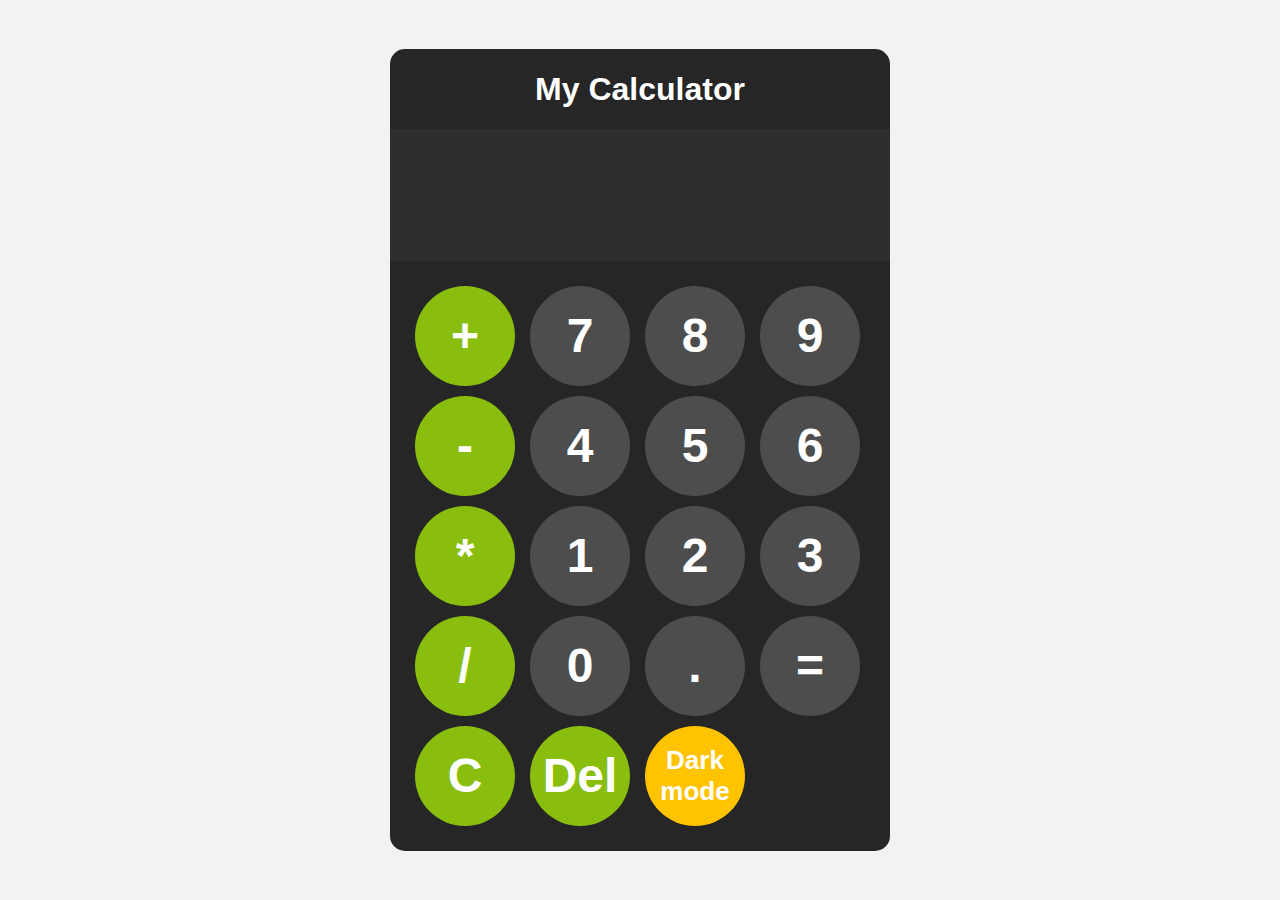
<file: Calculator/index.html>
<!DOCTYPE html>
<html lang="en">
<head>
    <meta charset="UTF-8">
    <meta name="viewport" content="width=device-width, initial-scale=1.0">
    <title>Calculator</title>
    <link rel="stylesheet" href="styles.css">
    <link rel="shortcut icon" href="calcu-logo.png" type="image/x-icon">  
</head>
<body>

  
    <div id="calculator">
    <h1 class="calculator-title">My Calculator</h1>
       <input id="display" readonly>
       <div id="keys">
        <button onclick="appendToDisplay('+')" class="operator-btn">+</button>
        <button onclick="appendToDisplay('7')">7</button>
        <button onclick="appendToDisplay('8')">8</button>
        <button onclick="appendToDisplay('9')">9</button>
        <button onclick="appendToDisplay('-')" class="operator-btn">-</button>
        <button onclick="appendToDisplay('4')">4</button>
        <button onclick="appendToDisplay('5')">5</button>
        <button onclick="appendToDisplay('6')">6</button>
        <button onclick="appendToDisplay('*')" class="operator-btn">*</button>
        <button onclick="appendToDisplay('1')">1</button>
        <button onclick="appendToDisplay('2')">2</button>
        <button onclick="appendToDisplay('3')">3</button>
        <button onclick="appendToDisplay('/')" class="operator-btn">/</button>
        <button onclick="appendToDisplay('0')">0</button>
        <button onclick="appendToDisplay('.')">.</button>
        <button onclick="calculate()">=</button>
        <button onclick="clearDisplay()" class="operator-btn">C</button>
        <button onclick="deleteNumber()" class="operator-btn">Del</button>
        <button onclick="goDarkmode()" class="darkmode-btn">Dark<br>mode</button>
       </div>
    </div>

    <script src="script.js"></script>
    
</body>
</html>
</file>
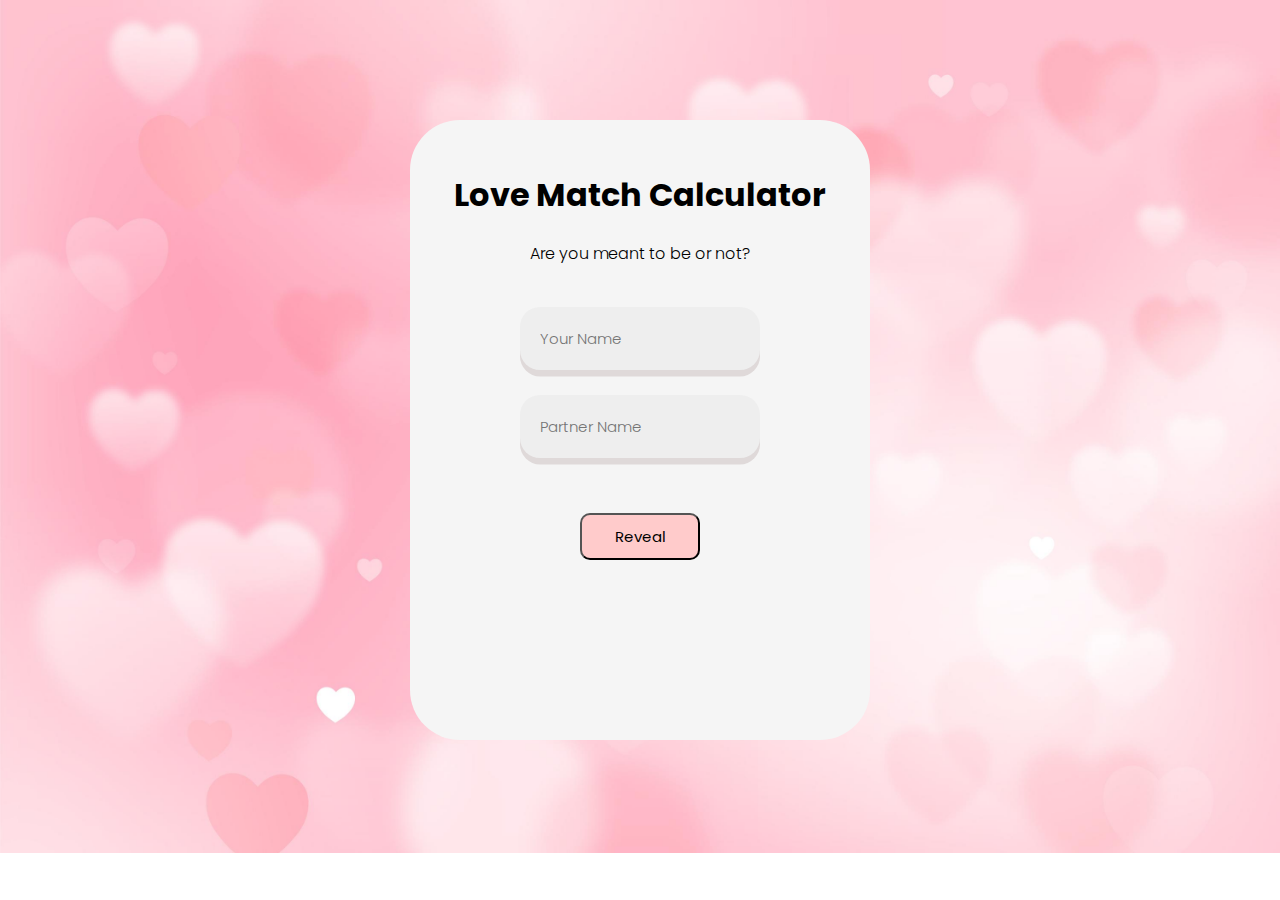
<file: Love Match Calculator/index.html>
<!DOCTYPE html>
<html lang="en">
<head>
    <meta charset="UTF-8">
    <meta name="viewport" content="width=device-width, initial-scale=1.0">
    <title>Love Match Calculator</title>
    <link rel="stylesheet" href="style.css">
    <link rel="shortcut icon" href="favicon.png" type="image/x-icon">  
    <link href="https://fonts.googleapis.com/css2?family=Jost:ital,wght@0,100..900;1,100..900&family=Pixelify+Sans:wght@400..700&family=Poppins:ital,wght@0,100;0,200;0,300;0,400;0,500;0,600;0,700;0,800;0,900;1,100;1,200;1,300;1,400;1,500;1,600;1,700;1,800;1,900&family=Signika:wght,GRAD@300..700,-20&display=swap" rel="stylesheet">
    <script src="script.js"></script>
</head>

<body>
    <div id="content-box">
         <h1> Love Match Calculator </h1>
         <p> Are you meant to be or not? </p>
         <br>
         <label for="your-name"></label>
         <input type="text" id="your-name" name="your-name" placeholder="Your Name"><br><br>
         <label for="crush-name"></label>
         <input type="text" id="crush-name" name="crush-name" placeholder="Partner Name"><br><br>
    
         <button id="calculate"> Reveal </button> 

         <h2 id="result-message"></h2>
         <p id="result-percentage"></p>
    </div> 
</body>
</html>
</file>
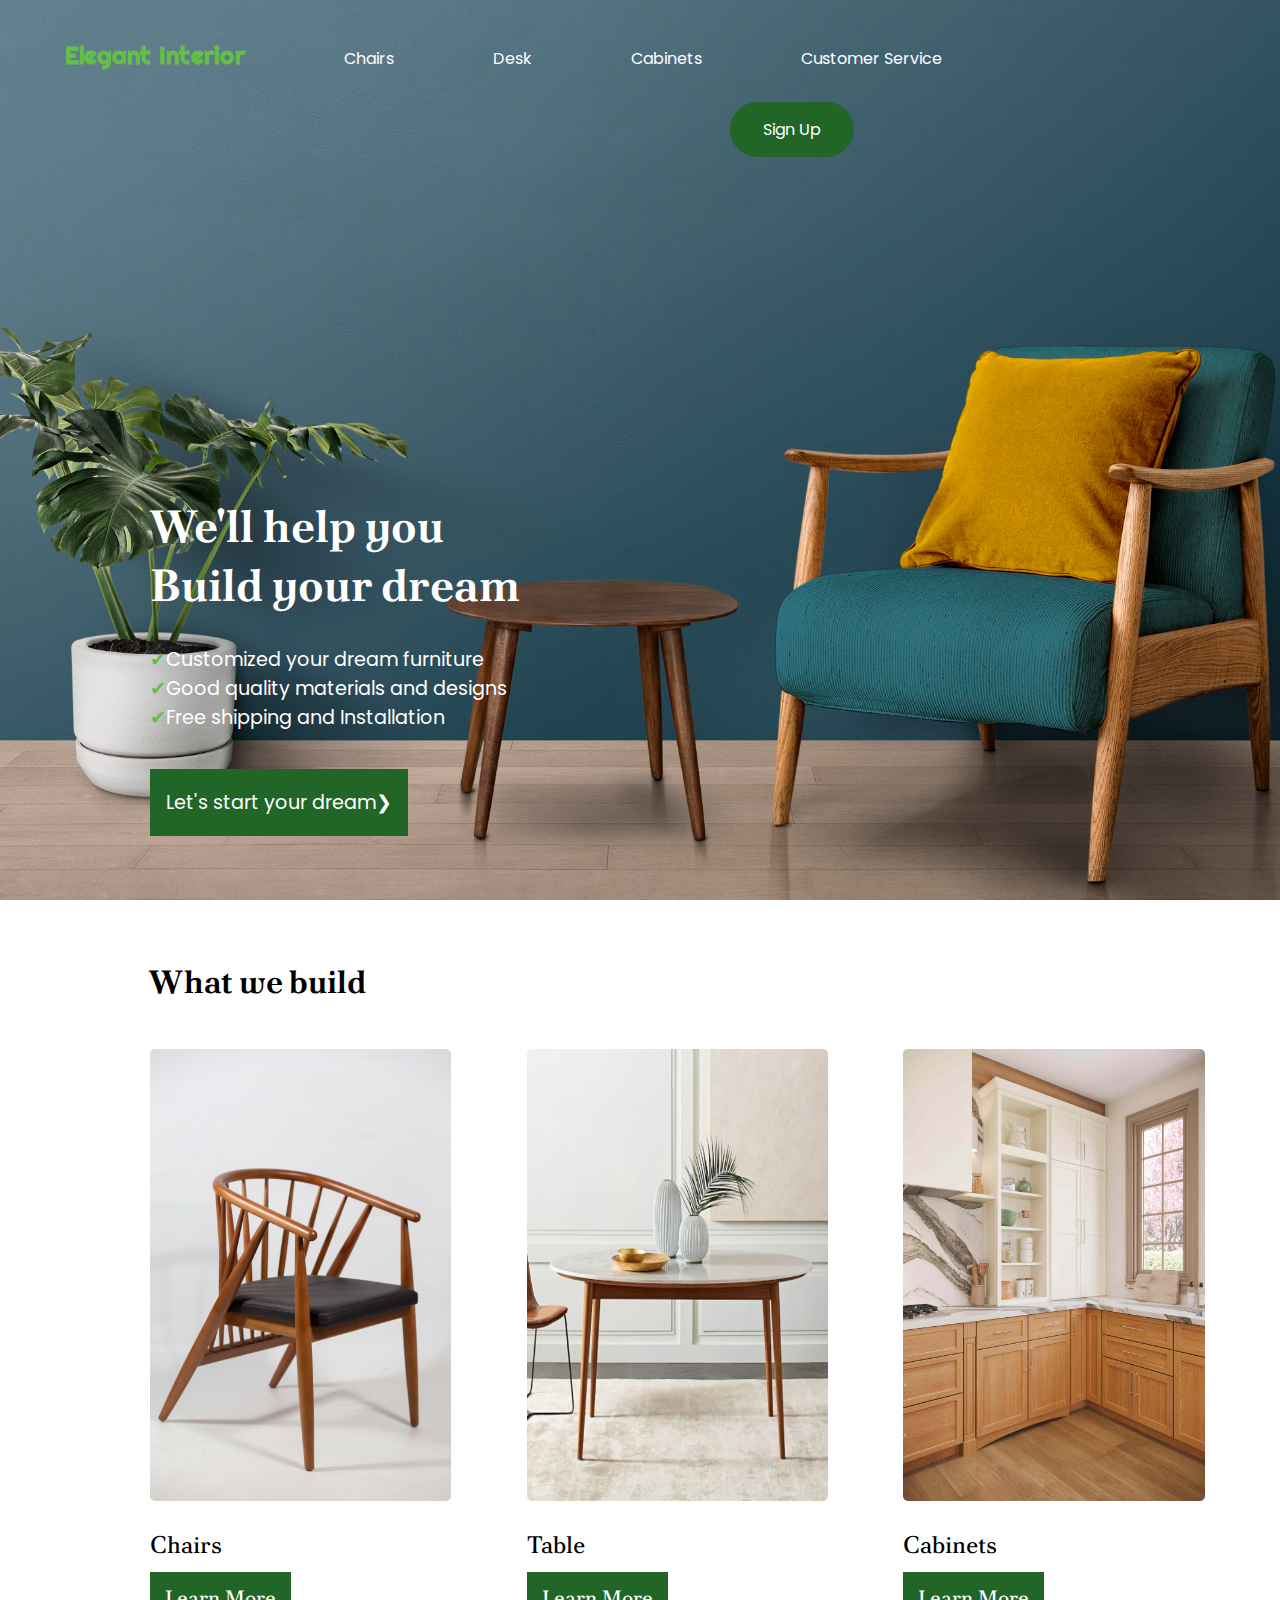
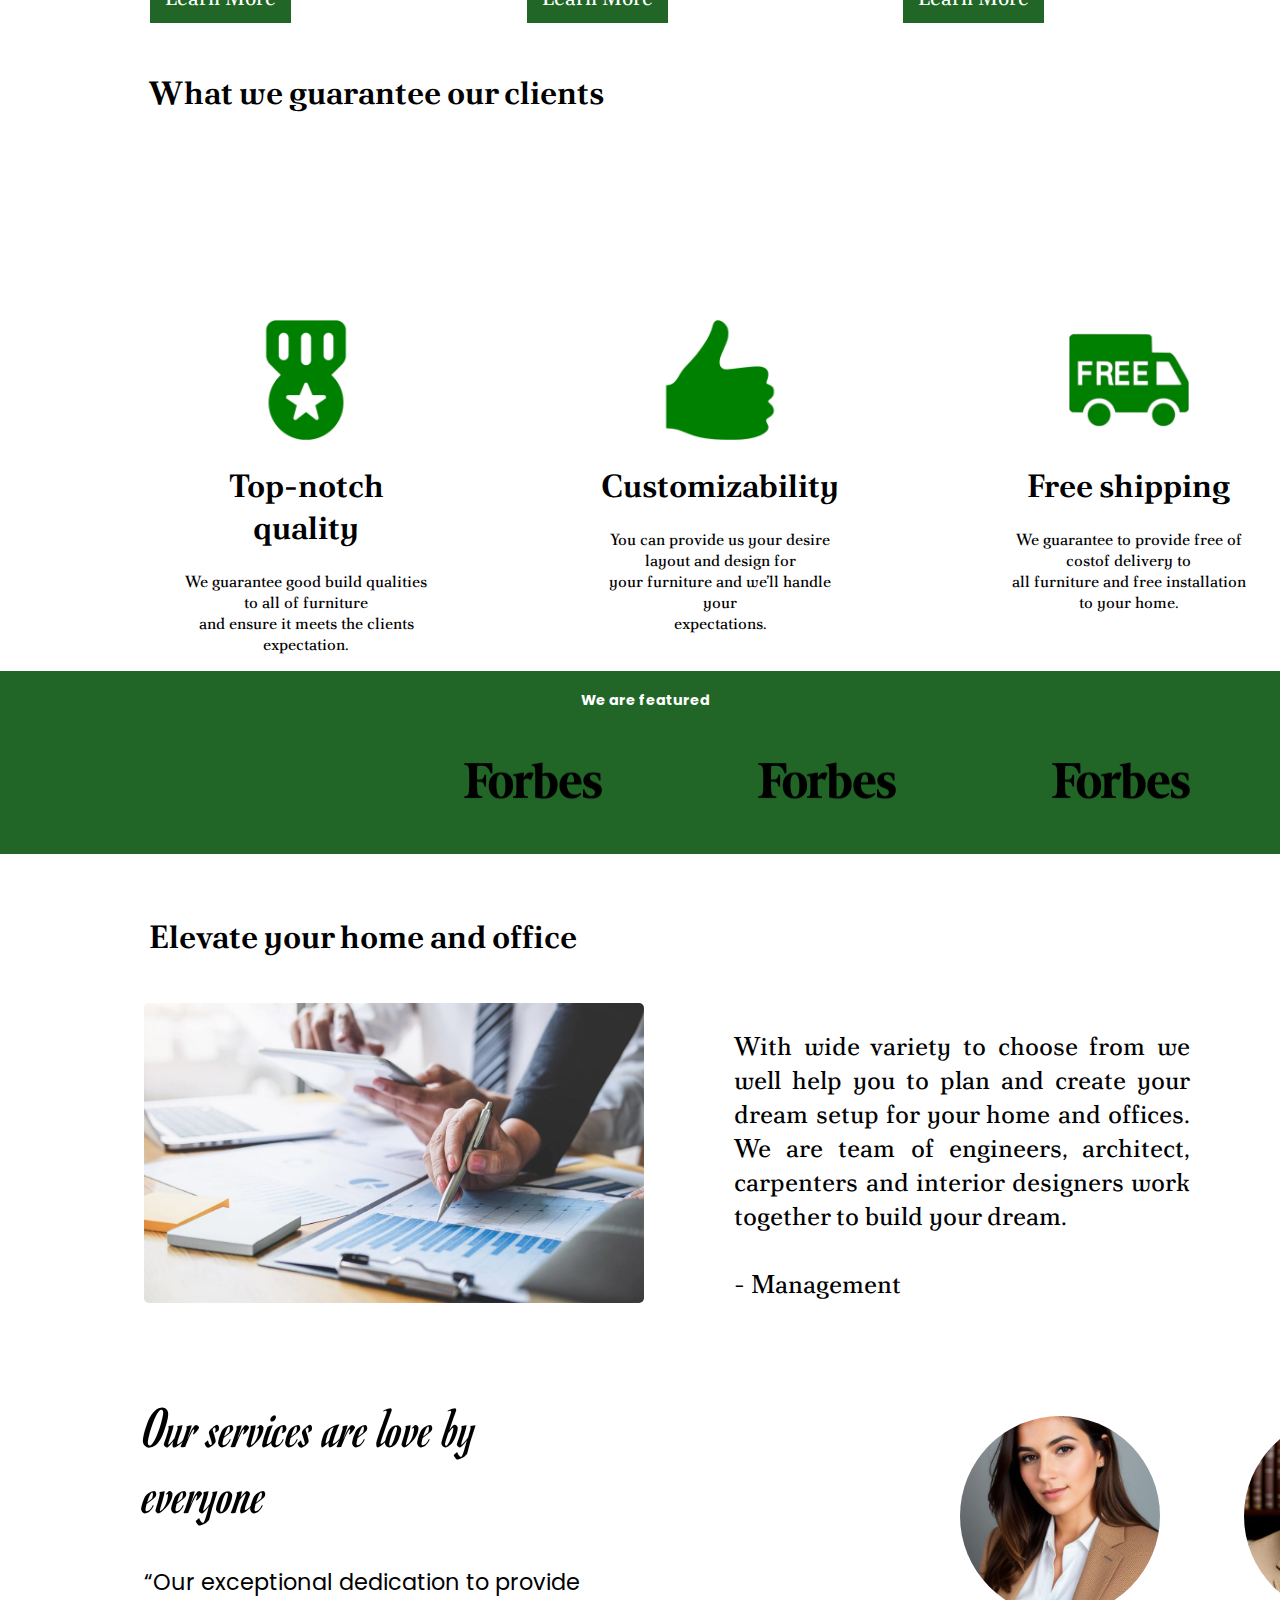
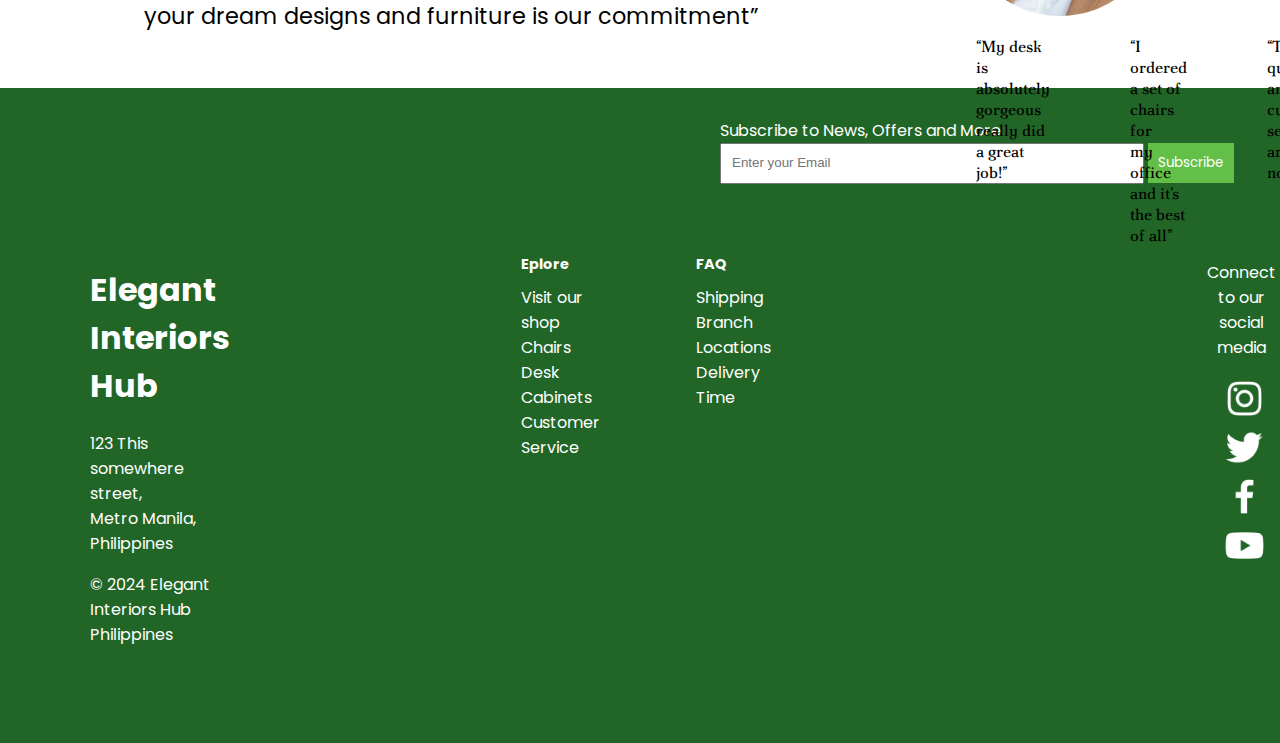
<file: Product Landing Page Website/index.html>
<!DOCTYPE html>
<html>
    <head>
      <title>Elegant Interior Landing Page</title>
      <link rel="stylesheet" href="styles.css">
    </head>
  <body>
  
    <section class="home" id="home">
      <nav>
        <a href="#"><h1 class="logo">Elegant Interior</h1></a>
        <a href="#">Chairs</a>
        <a href="#">Desk</a>
        <a href="#">Cabinets</a>
        <a href="#">Customer Service</a>
        <a href="#" class="signup-button">Sign Up</a>
      </nav>

      <div class="wrapper">
          <h1 class="title">We'll help you<br>
          Build your dream
          </h1> 
           <p class="description">
             <span class="check">&#10004</span>Customized your dream furniture<br>
             <span class="check">&#10004</span>Good quality materials and designs<br>
             <span class="check">&#10004</span>Free shipping and Installation
           </p><br><br>
         <a href="#second-page" class="start-link">Let's start your dream<span>&#10095</span></a>   
      </div> 
    </section>

    <section class="second-page" id="second-page">
    
           <h1 class="heading-one">What we build</h1>
       <div class="container">
              <div class="content-one">
                  <img src="img-1.jpg" alt="chair">
                  <p class="txt-one">Chairs</p><a href="#" class="btn-one">Learn More</a>
              </div> 
          
              <div class="content-one">
                  <img src="img-2.jpg" alt="table">
                  <p class="txt-one">Table</p><a href="#" class="btn-one">Learn More</a>
              </div>
          
              <div class="content-one">
                  <img src="img-3.jpg" alt="cabinets">
                  <p class="txt-one">Cabinets</p><a href="#" class="btn-one">Learn More</a>
              </div>
       </div>
            
             <h1 class="heading-one">What we guarantee our clients</h1>
       <div class="container-two">
          <div class="container-group">
             <img src="img-4.png" id="image" style="width:120px;  height:120px;">
             <h1 id="text">Top-notch quality</h1>
             <p id="parag">We guarantee good build qualities to all of furniture <br>and ensure it meets the clients expectation.</p>
          </div>
          
          <div class="container-group">
            <img src="img-5.png" id="image" style="width:120px;  height:120px;">
            <h1 id="text">Customizability</h1>
            <p id="parag">You can provide us your desire layout and design for<br>your furniture and we’ll handle your<br> expectations.</p>
          </div>

         <div class="container-group">
           <img src="img-6.png" id="image" style="width:120px;  height:120px;">
           <h1 id="text">Free shipping</h1>
           <p id="parag">We guarantee to provide free of costof delivery to <br>all furniture and free installation to your home.</p>
         </div>
       </div>

    <div class="banner">
          <h1 class="banner-title">We are featured</h1>
        <div class="img-group">
          <div class="banner-images" >
             <img src="img-7.png" style="width: 150px; height: auto;">
          </div>

          <div class="banner-images" >
            <img src="img-7.png" style="width: 150px; height: auto;">
          </div>

          <div class="banner-images" >
            <img src="img-7.png" style="width: 150px; height: auto;">
          </div>

          <div class="banner-images" >
            <img src="img-7.png" style="width: 150px; height: auto;">
          </div>
       </div>
     </div>

            <h1 class="heading-one">Elevate your home and office</h1>
      <div class="container-three">
           <div class="content">
             <img src="img-11.jpg" style="width: 500px; height:300px;">
             <p id="content-text">With wide variety to choose from we well help you to plan and create your dream setup for your home and offices. 
             We are team of engineers, architect, carpenters  and interior designers work together to build your dream.<br><br>- Management
             </p>
           </div>
           
          <div class="cont">
            <h1 id="cont-head">Our services are love by<br>everyone</h1>
            <p id="cont-text">“Our exceptional dedication to provide<br>your dream designs and furniture is our commitment”</p>
          </div>
      </div>

      <div class="images-group">
        <div class="images">
          <img src="img-12.jpg" style="height: 200px; width: 200px;"> 
          <img src="img-13.jpg" style="height: 200px; width: 200px;">  
          <img src="img-14.jpg" style="height: 200px; width: 200px;">      
        </div>
      </div>

      <div class="text-group">
        <div class="one">
         <p>“My desk is absolutely<br>gorgeous really did a great<br>job!”</p>
        </div>
        <div class="two">
         <p>“I ordered a set of chairs for<br>my office and it’s the best of all”</p>
        </div>
        <div class="three">
         <p>“The quality and customers<br>service are top-notch!</p>
        </div> 
      </div>
    </section>
        
        <footer>
          <div class="form-group">
            <label id="email-label" for="email">Subscribe to News, Offers and More</label><br>
            <input type="email" name="email" id="email" class="form-control" placeholder="Enter your Email">
            <button id="subs-btn">Subscribe</button>
          </div>

          <div class="head-group">
            <div class="group">
                <h1 class="head-title">Elegant Interiors Hub</h1>
                <p class="head-address">123 This somewhere street,<br>
                 Metro Manila, Philippines</p>
                <p class="head-copyright">&copy; 2024 Elegant Interiors Hub Philippines</p>
            </div>
            <div class="nav-link">
              <div class="link-one">
                <h1 class="link-title">Eplore</h1>
                <a href="#">Visit our shop</a>
                <a href="#">Chairs</a>
                <a href="#">Desk</a>
                <a href="#">Cabinets</a>
                <a href="#">Customer Service</a>
              </div>

              <div class="link-two">
                <h1 class="link-title">FAQ</h1>
                <a href="#">Shipping</a>
                <a href="#">Branch Locations</a>
                <a href="#">Delivery Time</a> 
              </div>
            </div>

            <div class="social-link">
                <p class="social-title">Connect to our social media</p>
                <a class="socials" href="#"><img src="instagram.png"style="width:45px; height:45px ;"></a>
                <a class="socials" href="#"><img src="twitter.png"  style="width:45px; height:45px ;"></a>
                <a class="socials" href="#"><img src="facebook.png" style="width:45px; height:45px ;"></a>
                <a class="socials" href="#"><img src="youtube.png"  style="width:45px; height:45px ;"></a>
            </div>
          </div>
        </footer>   
  </body>
</html>
</file>
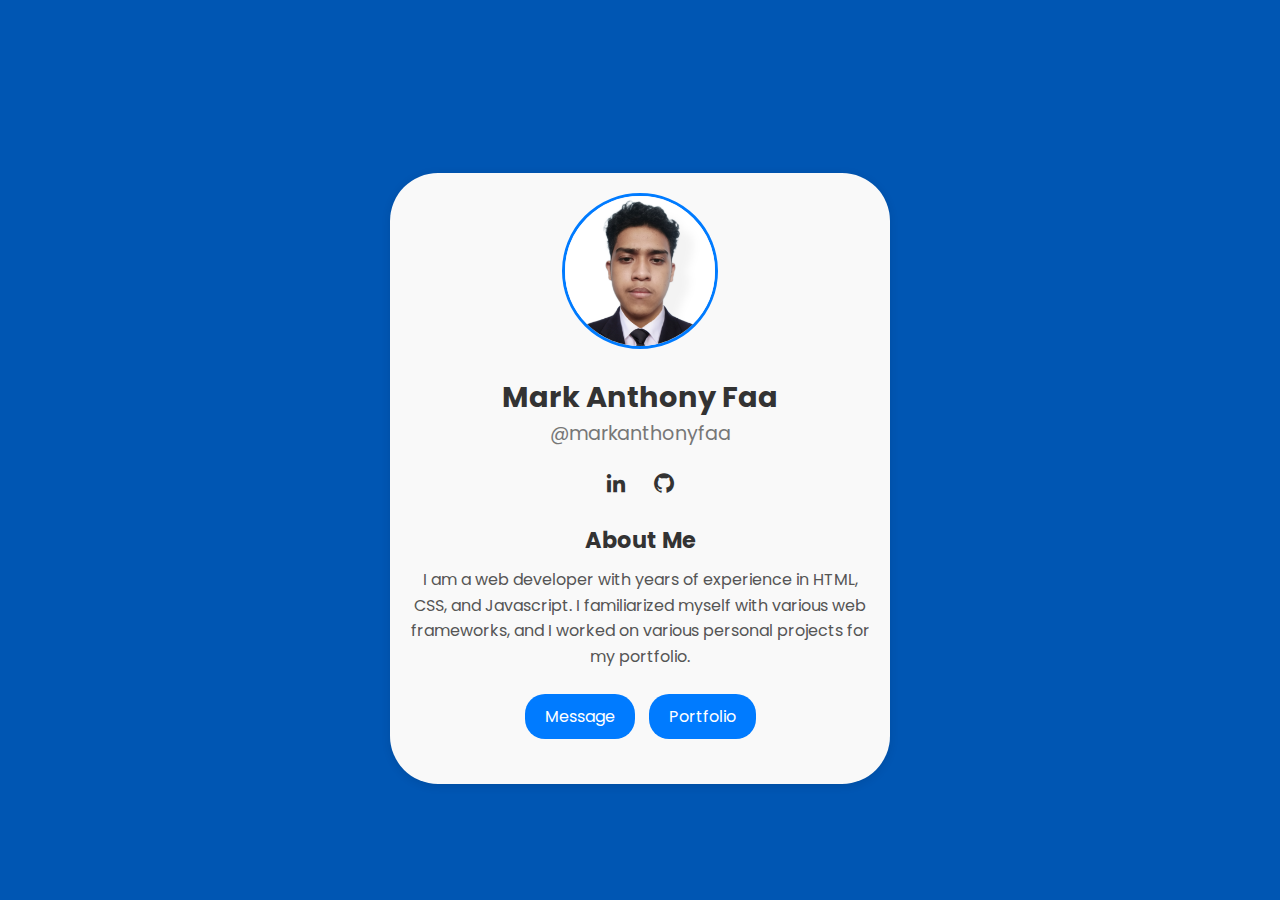
<file: Profile Page/index.html>
<!DOCTYPE html>
<html lang="en">
<head>
    <meta charset="UTF-8">
    <meta name="viewport" content="width=device-width, initial-scale=1.0">
    <title>Profile Card</title>
    <link rel="stylesheet" href="style.css">
    <link href="https://fonts.googleapis.com/css2?family=Jost:ital,wght@0,100..900;1,100..900&family=Pixelify+Sans:wght@400..700&family=Poppins:ital,wght@0,100;0,200;0,300;0,400;0,500;0,600;0,700;0,800;0,900;1,100;1,200;1,300;1,400;1,500;1,600;1,700;1,800;1,900&family=Signika:wght,GRAD@300..700,-20&display=swap" rel="stylesheet">
    <link href='https://unpkg.com/boxicons@2.1.4/css/boxicons.min.css' rel='stylesheet'>
</head>
<body>

  <section class="container">
    <article class="profile">
      <header class="profile-img">
        <img src="img.png" alt="profile-picture">
      </header>
      <div class="name-item">
        <h1>Mark Anthony Faa</h1>
        <p>@markanthonyfaa</p>
      </div>
      <div class="social-icons">
        <a href="https://www.linkedin.com/in/mark-anthony-faa-293556236/" aria-label="LinkedIn profile"><i class='bx bxl-linkedin'></i></a>
        <a href="https://www.github.com/DevMark006" aria-label="GitHub profile"><i class='bx bxl-github'></i></a>
      </div>
      <div class="description">
        <h4>About Me</h4>
        <p>I am a web developer with years of experience in HTML, CSS, and Javascript. 
           I familiarized myself with various web frameworks, and I worked on various personal projects for my portfolio. </p>
      </div>
      <div class="btn-group">
        <a href="#" class="btn">Message</a>
        <a href="#" class="btn">Portfolio</a>
      </div>
    </article>
  </section>
  
</body>
</html>
</file>
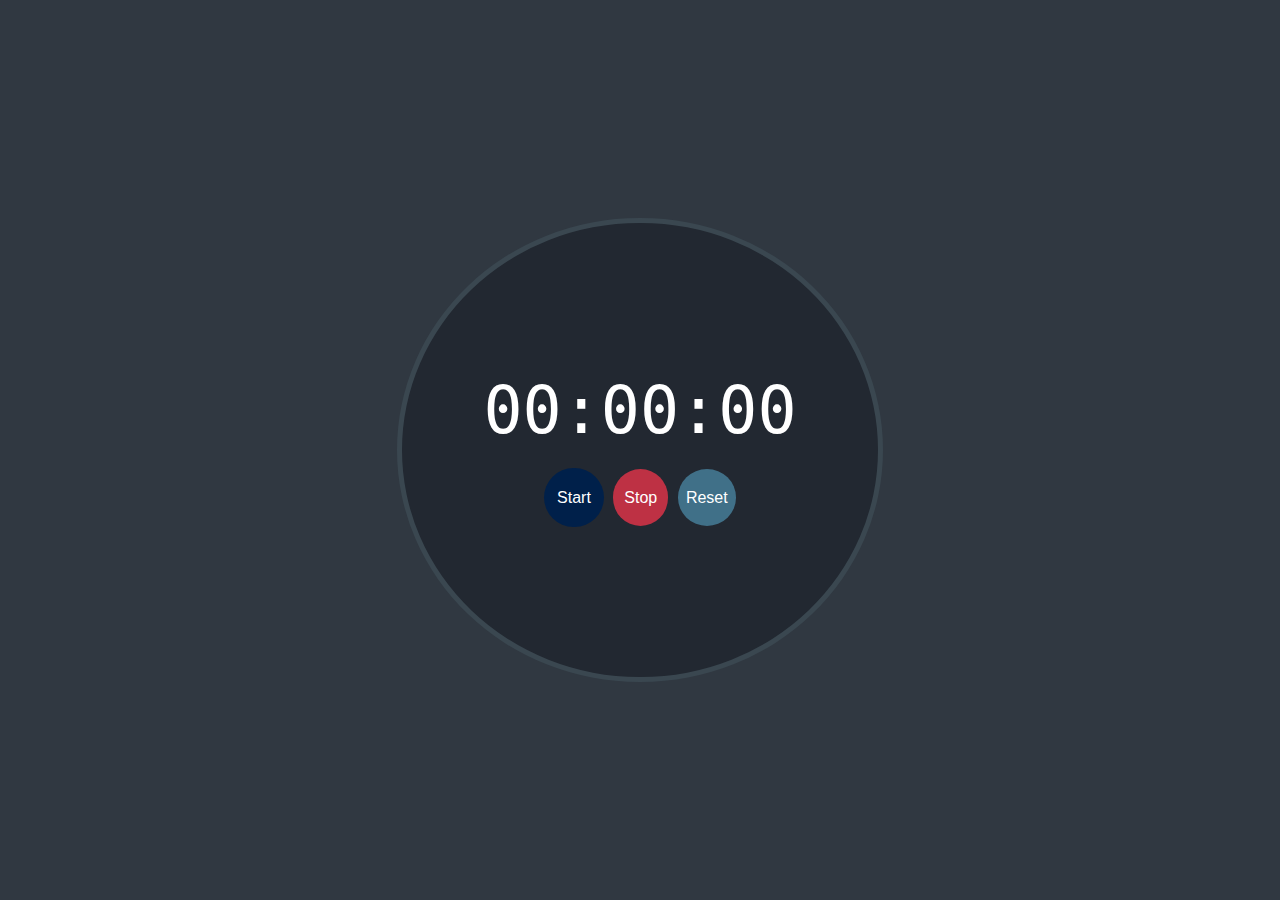
<file: Stop Watch/index.html>
<!DOCTYPE html>
<html lang="en">
<head>
    <meta charset="UTF-8">
    <meta name="viewport" content="width=device-width, initial-scale=1.0">
    <title>Stopwatch</title>
    <link rel="stylesheet" href="styles.css">
    <link rel="shortcut icon" href="stopwatch.png" type="image/x-icon">  
</head>
<body>
    <div class="stopwatch">
        <div id="display">00:00:00</div>
        <button id="start">Start</button>
        <button id="stop">Stop</button>
        <button id="reset">Reset</button>
    </div>
    <script src="script.js"></script>
</body>
</html>
</file>
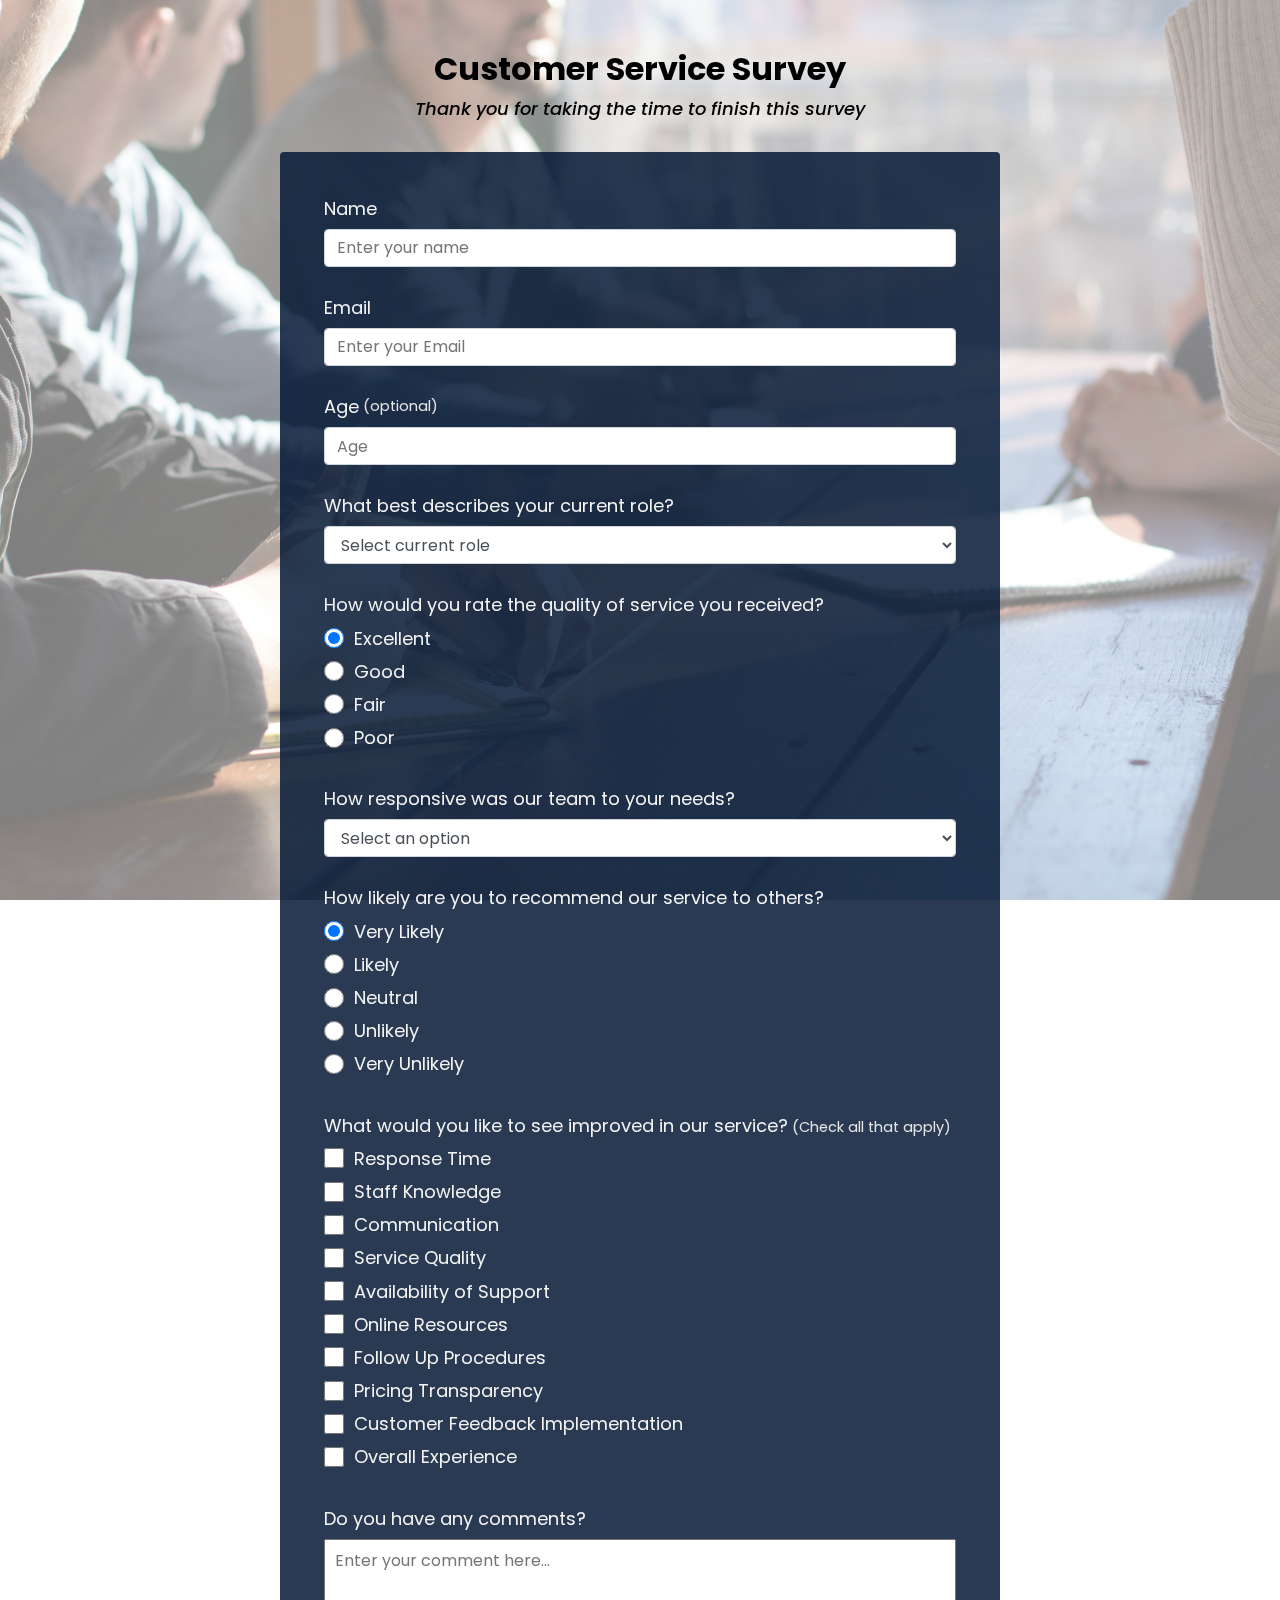
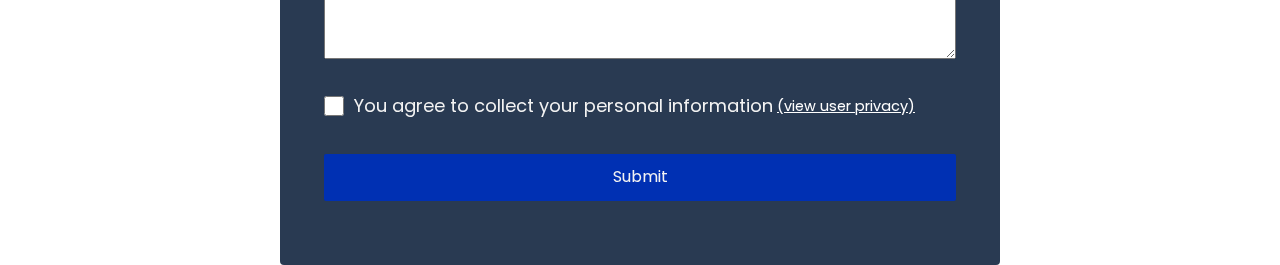
<file: Survey Form/index.html>
<!DOCTYPE html>
<html>
  <head>
    <title>Customer Service Survey Form</title>
    <link rel="stylesheet" href="styles.css"/>
  </head>
  <body>
    <div class="container">
      <header class="header">
        <h1 id="title" class="text-center">Customer Service Survey</h1>
        <p id="description" class="description">
          Thank you for taking the time to finish this survey
        </p>
      </header>
      <form action="#" id="survey-form">
        <div class="form-group">
          <label id="name-label" for="name">Name</label>
          <input type="text" name="name" id="name" class="form-control" placeholder="Enter your name" required>
        </div>

        <div class="form-group">
          <label id="email-label" for="email">Email</label>
          <input type="email" name="email" id="email" class="form-control" placeholder="Enter your Email" required>
        </div>

        <div class="form-group">
          <label id="number-label" for="number">Age<span class="clue">(optional)</span></label>
          <input type="number" name="age" id="number" min="10" max="99" class="form-control" placeholder="Age">
        </div>

        <div class="form-group">
          <p>What best describes your current role?</p>
          <select id="dropdown" name="role" class="form-control" required>
            <option disabled selected value>Select current role</option>
            <option value="customer">Customer</option>
            <option value="business">Business Owner/Manager</option>
            <option value="employee">Employee</option>
            <option value="freelance">Freelance</option>
            <option value="contractor">Contractor</option>
            <option value="other">Other</option>
          </select>
        </div>

        <div class="form-group">
          <p>How would you rate the quality of service you received?</p>
          <label><input name="user-rating" value="excellent" type="radio" class="input-radio" checked>Excellent</label>
          <label><input name="user-rating" value="good" type="radio" class="input-radio">Good</label>
          <label><input name="user-rating" value="fair" type="radio" class="input-radio">Fair</label>
          <label><input name="user-rating" value="poor" type="radio" class="input-radio">Poor</label>
        </div>

        <div class="form-group">
          <p>How responsive was our team to your needs?</p>
          <select id="most-like" name="mostLike" class="form-control" required>
            <option disabled selected value>Select an option</option>
            <option value="extremely-responsive">Extremely Responsive</option>
            <option value="somewhat-responsive">Somewhat Responsive</option>
            <option value="neutral">Neutral</option>
            <option value="somewhat-unresponsive">Somewhat Unresponsive</option>
            <option value="not-responsive">Not Responsive at All</option>
          </select>
        </div>

        <div class="form-group">
          <p>How likely are you to recommend our service to others?</p>
          <label><input name="user-recommend" value="very-likely" type="radio" class="input-radio" checked>Very Likely</label>
          <label><input name="user-recommend" value="likely" type="radio" class="input-radio">Likely</label>
          <label><input name="user-recommend" value="neutral" type="radio" class="input-radio">Neutral</label>
          <label><input name="user-recommend" value="unlikely" type="radio" class="input-radio">Unlikely</label>
          <label><input name="user-recommend" value="very-unlikely" type="radio" class="input-radio">Very Unlikely</label>
        </div>

        <div class="form-group">
          <p>What would you like to see improved in our service?<span class="clue">(Check all that apply)</span></p>
          <label><input name="user-suggestion" value="response-time" type="checkbox" class="input-checkbox">Response Time</label>
          <label><input name="user-suggestion" value="staff-knowledge" type="checkbox"  class="input-checkbox">Staff Knowledge</label>
          <label><input name="user-suggestion" value="communication" type="checkbox" class="input-checkbox">Communication</label>
          <label><input name="user-suggestion" value="service-quality" type="checkbox" class="input-checkbox">Service Quality</label>
          <label><input name="user-suggestion" value="availability" type="checkbox" class="input-checkbox">Availability of Support</label>
          <label><input name="user-suggestion" value="online-resources" type="checkbox" class="input-checkbox">Online Resources</label>
          <label><input name="user-suggestion" value="follow-up" type="checkbox" class="input-checkbox">Follow Up Procedures</label>
          <label><input name="user-suggestion" value="pricing-transparency" type="checkbox" class="input-checkbox">Pricing Transparency</label>
          <label><input name="user-suggestion" value="feedback-implementation" type="checkbox" class="input-checkbox">Customer Feedback Implementation</label>
          <label><input name="user-suggestion" value="overall-experience" type="checkbox" class="input-checkbox">Overall Experience</label>
        </div>

        <div class="form-group">
          <p>Do you have any comments?</p>
          <textarea id="comments" class="input-textarea" name="comment" placeholder="Enter your comment here..."></textarea>
        </div>
      
        <div class="form-group">
           <label><input name="user-privacy" value="agree" type="checkbox" class="input-checkbox" required>You agree 
           to collect your personal information<span class="clue"><a style="color: white;" href="#">(view user privacy)</a></span></label> 
        </div>

        <div class="form-group">
          <button type="submit" id="submit" class="submit-button">Submit</button>
        </div>
      </form>
    </div>
  </body>
</html>
</file>
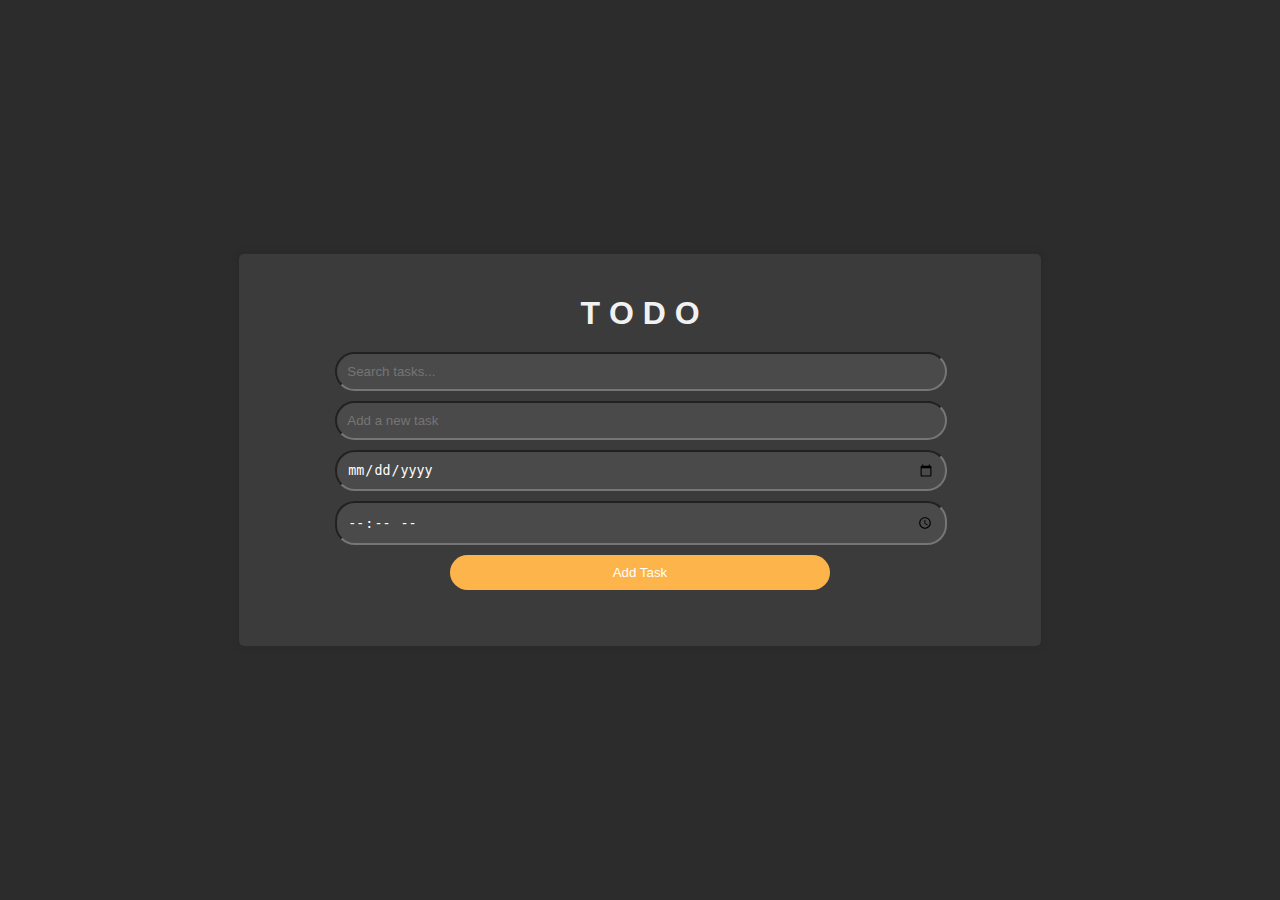
<file: To Do List/index.html>
<!DOCTYPE html>
<html lang="en">
<head>
    <meta charset="UTF-8">
    <meta name="viewport" content="width=device-width, initial-scale=1.0">
    <title>To-Do List</title>
    <link rel="stylesheet" href="styles.css">
</head>
<body>
    <div class="todo-container">
        <h1>T O D O</h1>
        <input type="text" id="search-input" placeholder="Search tasks...">
        <input type="text" id="todo-input" placeholder="Add a new task">
        <input type="date" id="todo-date">
        <input type="time" id="todo-time">
        <button id="add-todo">Add Task</button>
        <ul id="todo-list"></ul>
    </div>    
    <script src="script.js"></script>
</body>
</html>
</file>
<file: Calculator/styles.css>
body {
    margin: 0;
    display: flex;
    justify-content: center;
    align-items: center;
    height: 100vh;
    background-color: hsl(0, 0%, 95%);
}

#calculator {
    font-family: Arial, Helvetica, sans-serif;
    background-color: hsl(0, 0%, 15%);
    border-radius: 15px;
    max-width: 500px;
    overflow: hidden;
}

#display {
    width:100%;
    padding: 20px;
    font-size: 5rem;
    text-align: left;
    border: none;
    background-color: hsl(0, 0%, 18%);
    color: whitesmoke;
}

#keys {
    display: grid;
    grid-template-columns: repeat(4, 1fr);
    gap: 10px;
    padding: 25px;
}

button {
    width: 100px;
    height: 100px;
    border-radius: 50px;
    border: none;
    background-color: hsl(0, 0%, 30%);
    color: white;
    font-size: 3rem;
    font-weight: bold;
    cursor: pointer;
}

button:hover {
    background-color: hsl(0, 0%, 40%);
}

button:active{
    background-color: hsl(0, 0%, 50%);
}

.operator-btn {
    background-color: hsl(78, 86%, 40%);
}

.operator-btn:hover{
    background-color: hsl(78, 86%, 55%);
}

.operator-btn:active{
    background-color: hsl(78, 86%, 70%);
}

.dark-mode {
    background-color: black;
}

.darkmode-btn {
    font-size: 26px;
    color: white;
    background-color: hsl(46, 100%, 50%);
}

.darkmode-btn:hover {
    background-color: hsl(46, 100%, 70%);
    color: white;
}

.darkmode-btn:active {
    background-color: hsl(0, 0%, 78%);
}

.calculator-title {
    color: white;
    text-align: center;
}
</file>
<file: Love Match Calculator/style.css>
body {
   
    text-align: center;
    background-image: url(./bg.jpg);
    background-size: cover;
    background-repeat: no-repeat;
    font-family: "Poppins", sans-serif;
    font-weight: 300;
    font-style: normal;
}

#content-box {
    width: 400px;
    height: 560px;
    background-color: whitesmoke;
    padding: 30px;
    margin: 0 auto;
    margin-top: 120px;
    border-radius: 50px;
    font-family: "Poppins", sans-serif;
    font-weight: 300;
    font-style: normal;
}

#calculate {
    display: inline-block;
    margin-top: 30px;
    padding: 10px;
    width: 120px;
    font-size: 15px;
    text-align: center;
    color: black;
    background-color: #ffcbcb;
    border-radius: 10px;
    font-family: "Poppins", sans-serif;
}

#your-name {
  background-color: #eee;
  border: none;
  padding: 20px;
  font-size: 15px;
  width: 200px;
  border-radius: 20px;
  color: black;
  box-shadow: 0 0.4rem #dfd9d9;
  cursor: pointer;
  font-family: "Poppins", sans-serif;
  font-weight: 300;
  font-style: normal;
  
}

#crush-name {
  background-color: #eee;
  border: none;
  padding: 20px;
  font-size: 15px;
  width: 200px;
  border-radius: 20px;
  color: black;
  box-shadow: 0 0.4rem #dfd9d9;
  cursor: pointer;
  font-family: "Poppins", sans-serif;
  font-weight: 300;
  font-style: normal;

}
</file>
<file: Product Landing Page Website/styles.css>
@import url('https://fonts.googleapis.com/css2?family=Righteous&display=swap');
@import url('https://fonts.googleapis.com/css2?family=Poppins:ital,wght@0,100;0,200;0,300;0,400;0,500;0,600;0,700;0,800;0,900;1,100;1,200;1,300;1,400;1,500;1,600;1,700;1,800;1,900&family=Righteous&display=swap');
@import url('https://fonts.googleapis.com/css2?family=Poltawski+Nowy:ital,wght@0,400..700;1,400..700&display=swap');
@import url('https://fonts.googleapis.com/css2?family=Romanesco&display=swap');

:root {
    --logo-text-color: rgba(100, 191, 72, 1);
    --button-color: rgba(33, 102, 38, 1);
    --primary-text-color: black;
    --secondary-text-color: white ;
}

body {
    margin: 0;
}

.home {
    background-image: url(main-bg.jpg); 
    background-size: cover;
    background-repeat: no-repeat;
    margin: 0;
    height: 100vh;
}

nav {
    padding: 10px;
}

nav a { 
    text-decoration: none;
    display: inline-block;
    padding: 14px 40px 15px 55px;
    font-family: 'Poppins', sans-serif;
    color: var(--secondary-text-color);
}

.logo {
    font-size: 1.5rem;
    font-family: righteous;
    color: var(--logo-text-color);
}

.signup-button {
    background-color: var(--button-color);
    border: none;
    border-radius: 40px;
    padding: 15px 33px 15px 33px;   /* top, right,  bottom, left */
    color: var(--secondary-text-color);
    font-family: 'Poppins', sans-serif;   
    margin-left: 45rem;
}

.wrapper {
    display: flexbox;
    padding: 300px 50px 50px 150px;
}

.start-link {
    background-color: var(--button-color);
    border: none;
    color: var(--secondary-text-color);
    font-family: 'Poppins', sans-serif;
    padding: 20px 16px 20px 16px;
    font-size:  1.2rem;
    text-decoration: none;
    margin-top: 900px;
}

.title {
    font-size: 5vh;
    font-family: "Poltawski Nowy", serif;
    color: var(--secondary-text-color);
}

.description {
    font-size: 1.2rem;
    font-family: 'Poppins', sans-serif;
    color: var(--secondary-text-color);
}

.check {
    color: var(--logo-text-color);
}

.second-page {
    height: 263vh;
}

.heading-one {
    font-family: "Poltawski Nowy", serif;
    padding: 40px 0px 1.5rem 9.3rem;
}

.heading-two {
    font-family: "Poltawski Nowy", serif;
    padding: 9rem 0px 9rem 9.3rem;
}

.container {
    display: flex;
    margin: 0;
    padding: 0px 0px 0px 150px;
}

img {
    width: 80%; 
    height: auto; 
    border-radius: 5px;
}

.btn-one { 
    background-color: var(--button-color);
    text-decoration: none;
    color: var(--secondary-text-color);
    font-family: "Poltawski Nowy", serif;
    font-size: 1.3rem;
    padding: 12px 15px 12px 15px;
}

.txt-one {
    font-size: 1.5rem;
    font-family: "Poltawski Nowy", serif;
}


.container-two {
    display: flex;
    margin-left: 20px;
    padding: 10rem 30px 0px 0rem;

}

.container-group {
    margin-left: 10rem;
    text-align: center;
}

#text {
    font-family: "Poltawski Nowy", serif;
}

#parag {
    font-family: "Poltawski Nowy", serif;
}


.banner {
    background-color: var(--button-color);
    padding: 10px 0px 50px 10px;
}

.banner-title {
    color: var(--secondary-text-color);
    font-family: 'Poppins', sans-serif;
    font-size: 0.9rem;
    text-align: center;
}
  
.img-group {
    display: flex;
    padding-left: 19rem;
}

.banner-images {
    padding-left: 9rem;
    padding-top: 2.5rem;
}

.content {
    padding: 0px 0px 0px 9rem;
    display: flex;
}

#content-text {
    padding: 0px 90px 0px 90px;
    text-align: justify;
    font-family: "Poltawski Nowy", serif;
    font-size: 1.6rem;
}

.cont {
    padding: 30px 0px 0px 9rem;
}

#cont-head {
    font-family: "Romanesco", cursive;
    font-size: 3.6rem;
    font-weight: 300;
}

#cont-text {
    font-family: 'Poppins', sans-serif;
    font-size: 1.4rem;
}

.images-group img{
   position:relative;
   left: 55rem;
   bottom: 15rem;
}

.images img{
   border-radius: 100%;
   margin-left: 5rem;
 
}

.text-group {
    position:relative;
    padding-left: 56rem;
    bottom: 15rem;
    display: flex;
}

.one, 
.two,
.three {
    margin-left: 5rem;
    font-family: "Poltawski Nowy", serif; 
}

/*Footer section*/
footer {
    background-color: var(--button-color);
    padding: 30px 0px 80px 0px;
}

.form-group {
    margin-left: 45rem;
}

#email {
    padding: 10px 10px 12px 10px;
    width: 25rem;
}

#email-label {
    font-family: 'Poppins', sans-serif;
    color: var(--secondary-text-color);
}

#subs-btn {
    padding: 10px 10px 10px 10px;
    background: var(--logo-text-color);
    border: none;
    font-family: 'Poppins', sans-serif;
    color: var(--secondary-text-color); 
}

.head-group {
    padding: 60px 0px 0px 90px;
    display: flex;
}

.head-title,
.head-address,
.head-copyright {
  font-family: 'Poppins', sans-serif;
  color: var(--secondary-text-color);
}


.nav-link {
    display: flex;
}

.link-title {
    color: var(--secondary-text-color);
    font-family: 'Poppins', sans-serif;
    font-size: 0.9rem;
}

.link-one {
    padding-left: 18.2rem;

}

.link-one a {
    display: list-item;
    color: var(--secondary-text-color);
    text-decoration: none;
    font-family: 'Poppins', sans-serif;
    list-style-type: none;
}

.link-two {
    padding-left: 6rem;
}

.link-two a {
    display: list-item;
    color: var(--secondary-text-color);
    text-decoration: none;
    font-family: 'Poppins', sans-serif;
    list-style-type: none;
}

.social-link {
    text-align: center;
    padding-left: 27rem;
}

.social-title {
    color: var(--secondary-text-color);
    font-family: 'Poppins', sans-serif;
    font-size: 1rem;
}

.socials {
    margin-left: 6px;
}
</file>
<file: Profile Page/style.css>
body {
    margin: 0;
    padding: 0;
    box-sizing: border-box;
    background-color: hsl(211, 100%, 35%);
  }
  
  h1, h4, p, a {
    margin: 0;
    padding: 0;
    box-sizing: border-box;
  }

  /* Container styling */
  .container {
    max-width: 500px;
    margin: 0 auto;
    padding: 20px;
    margin-top: 17vh;
  }
  
  /* Profile section styling */
  .profile {
    background: #f9f9f9;
    border-radius: 8px;
    box-shadow: 0 2px 10px rgba(0, 0, 0, 0.1);
    overflow: hidden;
    text-align: center;
    padding: 20px;
    font-family: "Poppins", sans-serif;
    border-radius: 3rem;
  }
  .profile-img img {
    width: 150px;
    height: 150px;
    border-radius: 50%;
    object-fit: cover;
    border: 3px solid #007bff;
    transition: transform 0.3s ease; /* Smooth transition */
  }
  
  .profile-img img:hover {
    transform: scale(1.1); /* Zoom in effect */
  }

  .name-item {
    margin: 20px 0;
  }
  
  .name-item h1 {
    font-size: 1.8em;
    color: #333;
  }
  
  .name-item p {
    font-size: 1.2em;
    color: #777;
  }
  
  /* Social icons styling */
  .social-icons {
    margin: 20px 0;

  }
  
  .social-icons a {
    color: #333;
    font-size: 1.5em;
    margin: 0 10px;
    text-decoration: none;
  }
  
  .social-icons a:hover {
    color: #007bff;
  }
  
  /* Description section styling */
  .description {
    margin: 20px 0;
  }
  
  .description h4 {
    font-size: 1.4em;
    color: #333;
    margin-bottom: 10px;
  }
  
  .description p {
    font-size: 1em;
    color: #555;
    line-height: 1.6;
  }
  
  /* Button group styling */
  .btn-group {
    margin: 20px 0;
  }
  
  .btn-group .btn {
    display: inline-block;
    padding: 10px 20px;
    margin: 5px;
    font-size: 1em;
    color: #fff;
    background-color: #007bff;
    border: none;
    border-radius: 20px;
    text-decoration: none;
    transition: background-color 0.3s ease;
  }
  
  .btn-group .btn:hover {
    background-color: #0056b3;
  }
  
  /* Responsive design */
  @media (max-width: 768px) {
    .profile-img img {
      width: 120px;
      height: 120px;
    }
  
    .name-item h1 {
      font-size: 1.5em;
    }
  
    .name-item p {
      font-size: 1em;
    }
  
    .social-icons a {
      font-size: 1.2em;
    }
  
    .description h4 {
      font-size: 1.2em;
    }
  
    .description p {
      font-size: 0.9em;
    }
  
    .btn-group .btn {
      padding: 8px 16px;
      font-size: 0.9em;
    }
  }
  
  @media (max-width: 480px) {
    .profile-img img {
      width: 100px;
      height: 100px;
    }
  
    .name-item h1 {
      font-size: 1.3em;
    }
  
    .name-item p {
      font-size: 0.9em;
    }
  
    .social-icons a {
      font-size: 1em;
    }
  
    .description h4 {
      font-size: 1em;
    }
  
    .description p {
      font-size: 0.8em;
    }
  
    .btn-group .btn {
      padding: 6px 12px;
      font-size: 0.8em;
    }
  }
</file>
<file: Stop Watch/styles.css>
body {
    display: flex;
    justify-content: center;
    align-items: center;
    height: 100vh;
    margin: 0;
    background-color: var(--main-bg-color);
    font-family: Arial, sans-serif;
}

.stopwatch {
    text-align: center;
    background-color: var(--display-color);
    padding: 150px 81px 150px 81px;   
    border-radius: 100%;
    border: solid 5px #3a4750;
}

#display {
    font-size: 5em;
    font-family: monospace;
    margin-bottom: 20px;
    color: var(--main-text-color);
}

#start {
    background-color: var(--start-bg-color); 
    color: var(--main-text-color);
    padding: 1.3rem 0.8rem 1.3rem 0.8rem;
    border-radius: 100%;
    border: none;
    cursor: pointer;
    font-size: 1em;
}

#start:hover{
   background-color: hsl(214, 100%, 20%);
}

#start:hover:active{
   background-color: hsl(214, 100%, 15%);
}

#stop {
    background-color: var(--stop-bg-color);
    color: var(--main-text-color);
    padding: 1.2rem 0.7rem 1.2rem 0.7rem;
    border-radius: 100%;
    border: none;
    margin-right: 5px;
    margin-left: 5px;
    cursor: pointer;
    font-size: 1em;
}

#stop:hover {
    background-color: hsl(352, 59%, 20%);
}

#stop:hover:active{
    background-color: hsl(352, 59%, 15%);
}

#reset {
    background-color: var(--reset-bg-color);
    color: var(--main-text-color);
    padding: 1.2rem 0.5rem 1.2rem 0.5rem;
    border-radius: 100%;
    border: none;
    cursor: pointer;
    font-size: 1em;
}

#reset:hover {
    background-color: hsl(200, 36%, 20%);
}

#reset:hover:active{
    background-color: hsl(200, 36%, 15);
}

:root {
    --display-color: #222831;
    --start-bg-color: #00204a;
    --stop-bg-color: #be3144;
    --reset-bg-color: #407088;
    --main-text-color: white;
    --main-bg-color: #303841;
}
</file>
<file: Survey Form/styles.css>
@import url('https://fonts.googleapis.com/css?family=Poppins:200i,400&display=swap');

:root {
  --color-white: #f3f3f3;
  --color-darkblue: #1b1b32;
  --form-bg-color: hsla(214, 77%, 12%, 0.863);
}

*,
*::before,
*::after {
  box-sizing: border-box;
}

body {
  font-family: 'Poppins', sans-serif;
  font-size: 1rem;
  font-weight: 400;
  line-height: 1.4;
  color: var(--color-white);
  margin: 0;
}

body::before {
  content: '';
  position: fixed;
  top: 0;
  left: 0;
  height: 100%;
  width: 100%;
  z-index: -1;
  background: var(--color-darkblue);
  background-image: url(bg.jpg);
  opacity: 0.5;
  background-size: cover;
  background-repeat: no-repeat;
  background-position: center;
}

h1 {
  font-weight: 400;
  line-height: 1.2;
}

p {
  font-size: 1.125rem;
}

h1,
p {
  margin-top: 0;
  margin-bottom: 0.5rem;
}

label {
  display: flex;
  align-items: center;
  font-size: 1.125rem;
  margin-bottom: 0.5rem;
}

input,
button,
select,
textarea {
  margin: 0;
  font-family: inherit;
  font-size: inherit;
  line-height: inherit;
}

button {
  border: none;
}

.container {
  width: 100%;
  margin: 3.125rem auto 0 auto;
}

@media (min-width: 576px) {
  .container {
    max-width: 540px;
  }
}

@media (min-width: 768px) {
  .container {
    max-width: 720px;
  }
}

.header {
  padding: 0 0.625rem;
  margin-bottom: 1.875rem;
}

.description {
  font-style: italic;
  text-align: center;
  font-weight: 500;
  font-family: 'Poppins', sans-serif;
  color: black;
}

.clue {
  margin-left: 0.25rem;
  font-size: 0.9rem;
  color: #e4e4e4;
}

.text-center {
  text-align: center;
  color: hsl(0, 0%, 0%);
  font-weight: 700;
}

form {
  background-color: var(--form-bg-color) ;
  padding: 2.5rem 0.625rem;
  border-radius: 0.25rem;
}

@media (min-width: 480px) {
  form {
    padding: 2.5rem;
  }
}

.form-group {
  margin: 0 auto 1.25rem auto;
  padding: 0.25rem;
}

.form-control {
  display: block;
  width: 100%;
  height: 2.375rem;
  padding: 0.375rem 0.75rem;
  color: #495057;
  background-color: #fff;
  background-clip: padding-box;
  border: 1px solid #ced4da;
  border-radius: 0.25rem;
  transition: border-color 0.15s ease-in-out, box-shadow 0.15s ease-in-out;
}

.form-control:focus {
  border-color: #073263;
  outline: 0;
  box-shadow: 0 0 0 0.2rem rgba(0, 123, 255, 0.25);
}

.input-radio,
.input-checkbox {
  display: inline-block;
  margin-right: 0.625rem;
  min-height: 1.25rem;
  min-width: 1.25rem;
}

.input-textarea {
  min-height: 120px;
  width: 100%;
  padding: 0.625rem;
  resize: vertical;
}

.submit-button {
  display: block;
  width: 100%;
  padding: 0.75rem;
  background-color: hsl(224, 100%, 35%);
  color: inherit;
  border-radius: 2px;
  cursor: pointer;
}

.submit-button:hover{
  background-color: hsl(224, 100%, 40%);
}

.submit-button:active{
  background-color: hsl(224, 100%, 50%);
}
</file>
<file: To Do List/styles.css>
body {
    font-family: Arial, sans-serif;
    background-color: var(--bg-color);
    display: flex;
    justify-content: center;
    align-items: center;
    height: 100vh;
    margin: 0;
}

.todo-container {
    background: var(--task-bg);
    padding: 20px;
    border-radius: 5px;
    box-shadow: 0 0 10px rgba(0, 0, 0, 0.1);
}

h1 {
    margin-bottom: 20px;
    text-align: center;
    color: var(--text-color);
}

#todo-input {
    margin-left: 10%;
    width: calc(80% - 22px);
    padding: 10px;
    margin-bottom: 10px;
    background-color: var(--task-completed-bg);
    border-radius: 20px;
    color: white;
}

#add-todo {
    margin-left: 25%;
    width: 50%;
    padding: 10px;
    background-color: var(--button-bg);
    color: var(--button-text);
    border: none;
    cursor: pointer;
    margin-bottom: 20px;
    border-radius: 50px;
}

#add-todo:hover {
    background-color: var(--button-hover)
}

#todo-list {
    list-style-type: none;
    padding: 0;
}

.todo-item {
    padding: 10px;
    background: #f9f9f9;
    border-bottom: 1px solid #ddd;
    display: flex;
    justify-content: space-between;
    align-items: center;
}

.todo-item:last-child {
    border-bottom: none;
}

.remove-btn {
    background: #dc3545;
    color: white;
    border: none;
    border-radius: 3px;
    padding: 5px 10px;
    cursor: pointer;
}

.remove-btn:hover {
    background: #c82333;
}

#todo-time {
    margin-left: 10%;
    width: calc(80% - 22px);
    padding: 10px;
    margin-bottom: 10px;
    border-radius: 3px;
    background-color: var(--task-completed-bg);
    border-radius: 20px;
    color: white;
}

#todo-date {
    margin-left: 10%;
    width: calc(80% - 22px);
    padding: 10px;
    margin-bottom: 10px;
    background-color: var(--task-completed-bg);
    border-radius: 20px;
    color: white;
}

.overdue {
    background-color: #f8d7da;
    border-color: #f5c6cb;
}

.due-soon {
    background-color: #fff3cd;
    border-color: #ffeeba;
}

.completed {
    text-decoration: line-through;
    color: #6c757d;
}

#search-input {
    margin-left: 10%;
    width: calc(80% - 22px);
    padding: 10px;
    margin-bottom: 10px;
    background-color: var(--task-completed-bg);
    border-radius: 20px;
    color: white;
}

:root {
    --bg-color: #2c2c2c;
    --text-color: #f1f1f1;
    --button-bg: #fdb44b;
    --button-text: #ffffff;
    --button-hover: hsl(35, 98%, 30%);
    --task-bg: #3b3b3b;
    --task-completed-bg: #4a4a4a;
}
</file>
